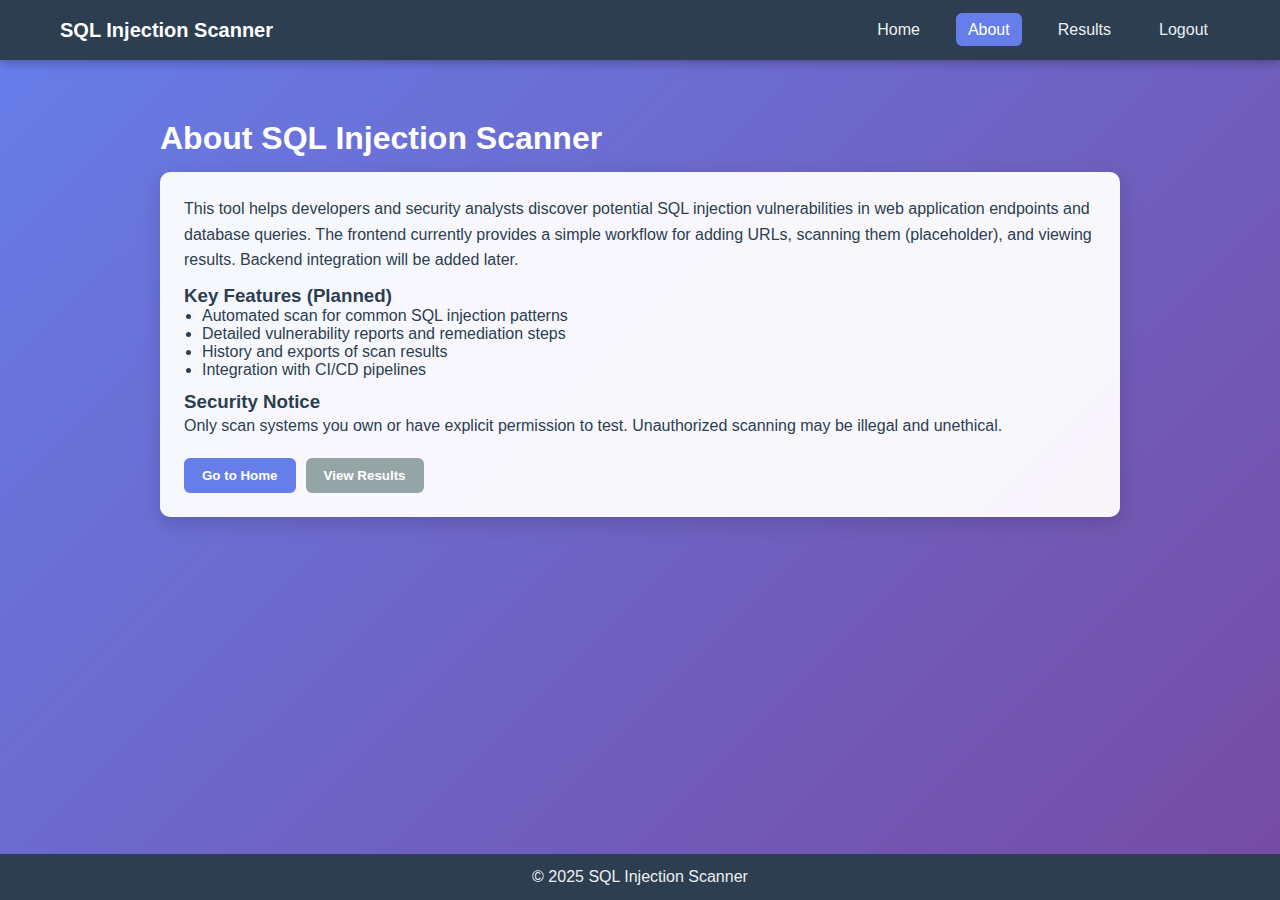
<file: SQL INJECTION SCANNER/frontend/about.html>
<!DOCTYPE html>
<html lang="en">
<head>
    <meta charset="UTF-8">
    <meta name="viewport" content="width=device-width, initial-scale=1.0">
    <title>SQL Injection Scanner - About</title>
    <link rel="stylesheet" href="about.css">
    
</head>
<body>
    <!-- Navigation Bar -->
    <nav class="navbar">
        <div class="nav-container">
            <h1 class="logo">SQL Injection Scanner</h1>
            <ul class="nav-links">
                <li><a href="home.html">Home</a></li>
                <li><a href="about.html" class="active">About</a></li>
                <li><a href="results.html">Results</a></li>
                <li><a href="#" onclick="logout()">Logout</a></li>
            </ul>
        </div>
    </nav>

    <div class="container">
        <h2>About SQL Injection Scanner</h2>
        <div class="content">
            <p>This tool helps developers and security analysts discover potential SQL injection vulnerabilities in web application endpoints and database queries. The frontend currently provides a simple workflow for adding URLs, scanning them (placeholder), and viewing results. Backend integration will be added later.</p>

            <h3>Key Features (Planned)</h3>
            <ul>
                <li>Automated scan for common SQL injection patterns</li>
                <li>Detailed vulnerability reports and remediation steps</li>
                <li>History and exports of scan results</li>
                <li>Integration with CI/CD pipelines</li>
            </ul>

            <h3>Security Notice</h3>
            <p>Only scan systems you own or have explicit permission to test. Unauthorized scanning may be illegal and unethical.</p>

            <div class="buttons">
                <button class="btn btn-primary" onclick="window.location.href='home.html'">Go to Home</button>
                <button class="btn btn-secondary" onclick="window.location.href='results.html'">View Results</button>
            </div>
        </div>
    </div>

    <footer class="footer">
        <p>&copy; 2025 SQL Injection Scanner</p>
    </footer>

    <script>
        function logout() {
            if (confirm('Logout?')) window.location.href = 'login.html';
        }
    </script>
</body>
</html>
</file>
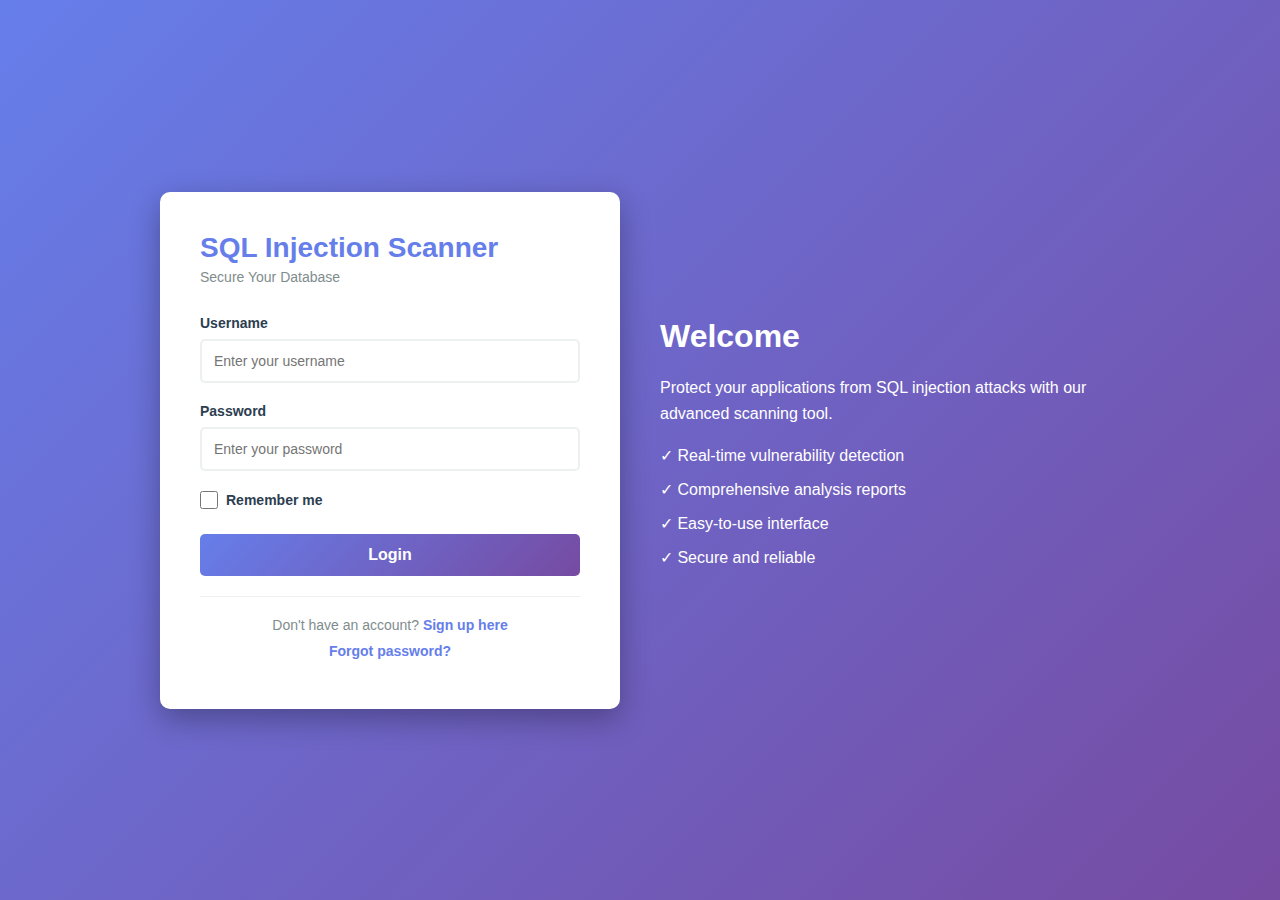
<file: SQL INJECTION SCANNER/frontend/home.html>
<!DOCTYPE html>
<html lang="en">
<head>
    <meta charset="UTF-8">
    <meta name="viewport" content="width=device-width, initial-scale=1.0">
    <title>SQL Injection Scanner - Home</title>
    <link rel="stylesheet" href="home.css">
</head>
<body>
    <!-- Navigation Bar -->
    <nav class="navbar">
        <div class="nav-container">
            <h1 class="logo">SQL Injection Scanner</h1>
            <ul class="nav-links">
                <li><a href="home.html" class="active">Home</a></li>
                <li><a href="about.html">About</a></li>
                <li><a href="results.html">Results</a></li>
                <li><a href="#" onclick="logout()">Logout</a></li>
            </ul>
        </div>
    </nav>

    <!-- Main Content -->
    <div class="container">
        <div class="welcome-section">
            <h2>Welcome to SQL Injection Scanner</h2>
            <p>Enter your database URLs and we'll scan them for SQL injection vulnerabilities</p>
        </div>

        <!-- URL Input Section -->
        <div class="scanner-section">
            <div class="input-box">
                <h3>Add URLs for Scanning</h3>
                
                <div class="form-group">
                    <label for="urlInput">Enter URL</label>
                    <input type="url" id="urlInput" placeholder="https://example.com" required>
                </div>

                <div class="button-group">
                    <button class="btn btn-primary" onclick="addURL()">Add URL</button>
                    <button class="btn btn-secondary" onclick="clearForm()">Clear</button>
                </div>
            </div>
        </div>

        <!-- URLs List Section -->
        <div class="urls-section">
            <h3>URLs to Scan</h3>
            <div id="urlsList" class="urls-list">
                <p class="empty-message">No URLs added yet. Add a URL above to get started.</p>
            </div>

            <div class="action-buttons">
                <button class="btn btn-scan" onclick="scanAllURLs()">Scan All URLs</button>
                <button class="btn btn-clear" onclick="clearAllURLs()">Clear All</button>
            </div>
        </div>

        <!-- Quick Stats -->
        <div class="stats-section">
            <div class="stat-card">
                <h4>URLs Added</h4>
                <p id="urlCount" class="stat-number">0</p>
            </div>
            <div class="stat-card">
                <h4>Total Scans</h4>
                <p class="stat-number">0</p>
            </div>
            <div class="stat-card">
                <h4>Issues Found</h4>
                <p class="stat-number">0</p>
            </div>
        </div>
    </div>

    <!-- Footer -->
    <footer class="footer">
        <p>&copy; 2025 SQL Injection Scanner. All rights reserved.</p>
    </footer>

    <script src="home.js"></script>
</body>
</html>
</file>
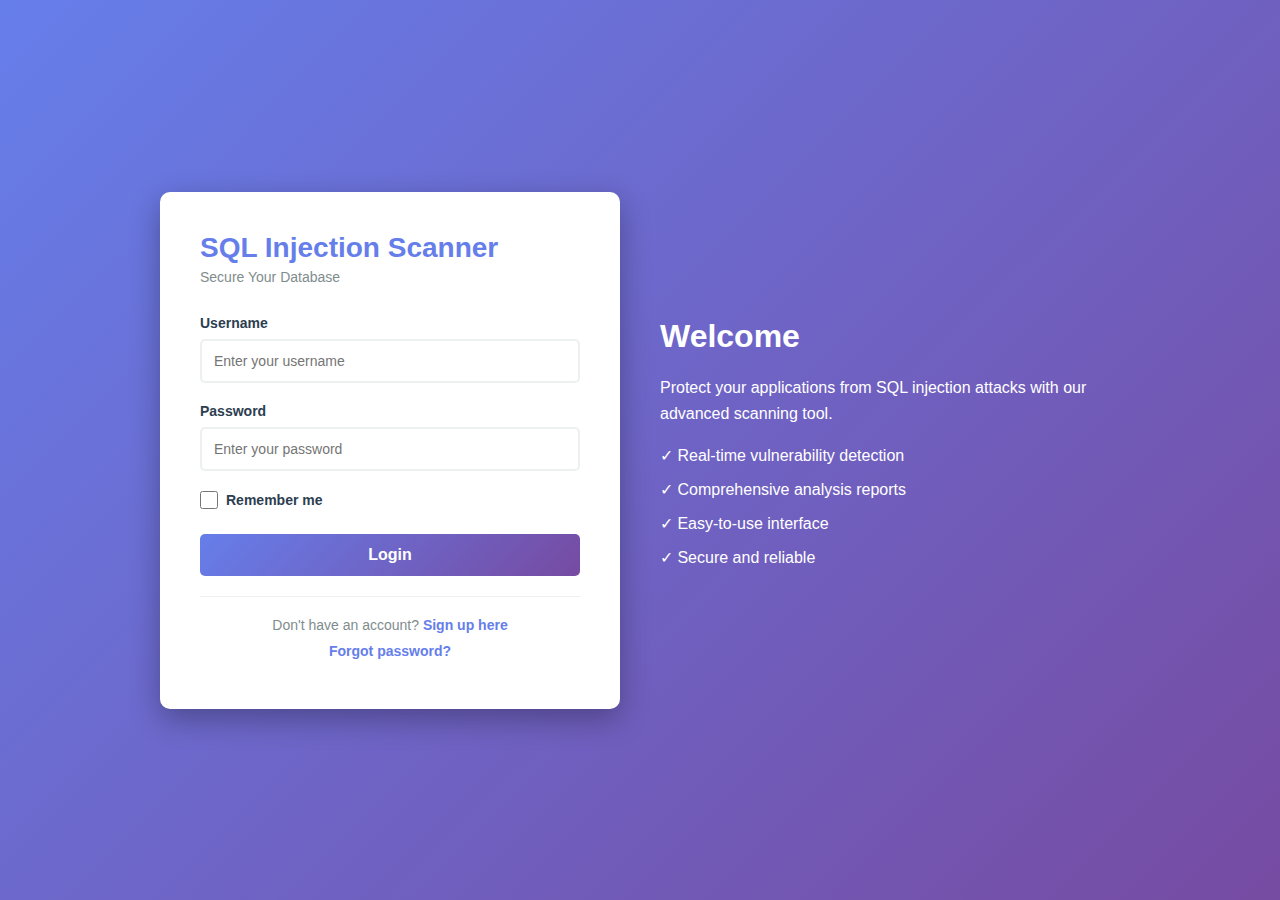
<file: SQL INJECTION SCANNER/frontend/login.html>
<!DOCTYPE html>
<html lang="en">
<head>
    <meta charset="UTF-8">
    <meta name="viewport" content="width=device-width, initial-scale=1.0">
    <title>SQL Injection Scanner - Login</title>
    <link rel="stylesheet" href="login.css">
</head>
<body>
    <div class="login-container">
        <div class="login-box">
            <h1>SQL Injection Scanner</h1>
            <p class="subtitle">Secure Your Database</p>
            
            <form id="loginForm" onsubmit="handleLogin(event)">
                <div class="form-group">
                    <label for="username">Username</label>
                    <input type="text" id="username" name="username" placeholder="Enter your username" required>
                </div>

                <div class="form-group">
                    <label for="password">Password</label>
                    <input type="password" id="password" name="password" placeholder="Enter your password" required>
                </div>

                <div class="form-group checkbox">
                    <input type="checkbox" id="remember" name="remember">
                    <label for="remember">Remember me</label>
                </div>

                <button type="submit" class="btn btn-login">Login</button>
            </form>

            <div class="login-footer">
                <p>Don't have an account? <a href="signup.html">Sign up here</a></p>
                <p><a href="#">Forgot password?</a></p>
            </div>
        </div>

        <div class="login-info">
            <h2>Welcome</h2>
            <p>Protect your applications from SQL injection attacks with our advanced scanning tool.</p>
            <ul>
                <li>✓ Real-time vulnerability detection</li>
                <li>✓ Comprehensive analysis reports</li>
                <li>✓ Easy-to-use interface</li>
                <li>✓ Secure and reliable</li>
            </ul>
        </div>
    </div>

    <script src="login.js"></script>
</body>
</html>
</file>
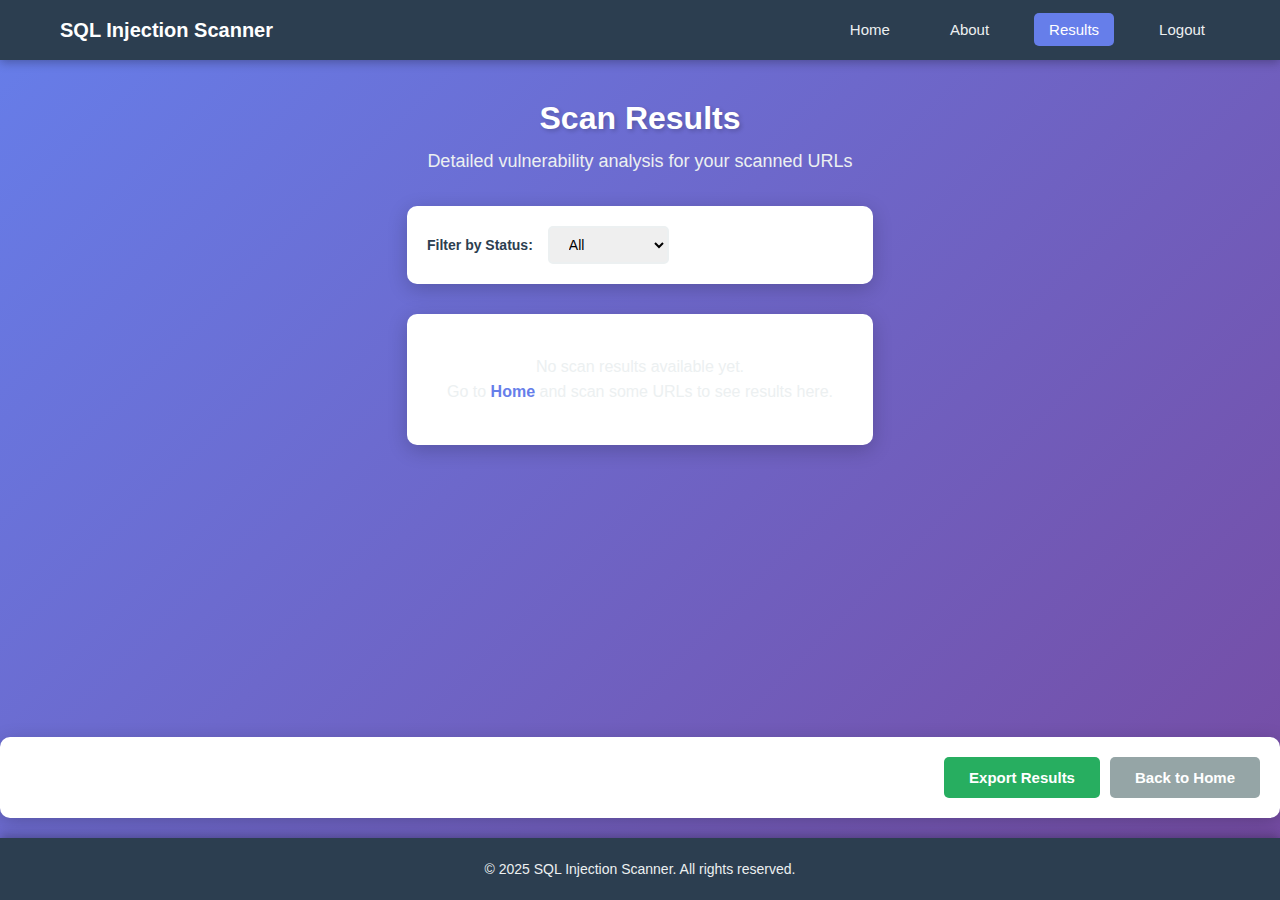
<file: SQL INJECTION SCANNER/frontend/results.html>
<!DOCTYPE html>
<html lang="en">
<head>
    <meta charset="UTF-8">
    <meta name="viewport" content="width=device-width, initial-scale=1.0">
    <title>SQL Injection Scanner - Results</title>
    <link rel="stylesheet" href="results.css">
</head>
<body>
    <!-- Navigation Bar -->
    <nav class="navbar">
        <div class="nav-container">
            <h1 class="logo">SQL Injection Scanner</h1>
            <ul class="nav-links">
                <li><a href="home.html">Home</a></li>
                <li><a href="about.html">About</a></li>
                <li><a href="results.html" class="active">Results</a></li>
                <li><a href="#" onclick="logout()">Logout</a></li>
            </ul>
        </div>
    </nav>

    <!-- Main Content -->
    <div class="container">
        <div class="results-header">
            <h2>Scan Results</h2>
            <p>Detailed vulnerability analysis for your scanned URLs</p>
        </div>

        <!-- Filters Section -->
        <div class="filters-section">
            <div class="filter-group">
                <label for="filterStatus">Filter by Status:</label>
                <select id="filterStatus" onchange="filterResults()">
                    <option value="">All</option>
                    <option value="vulnerable">Vulnerable</option>
                    <option value="safe">Safe</option>
                    <option value="warning">Warning</option>
                </select>
            </div>
        </div>

        <!-- Results Display -->
        <div id="resultsContainer" class="results-container">
            <div class="empty-state">
                <p>No scan results available yet.</p>
                <p>Go to <a href="home.html">Home</a> and scan some URLs to see results here.</p>
            </div>
        </div>

        <!-- Result Details Modal (Hidden by default) -->
        <div id="detailsModal" class="modal">
            <div class="modal-content">
                <span class="close" onclick="closeModal()">&times;</span>
                <h3>Vulnerability Details</h3>
                <div id="modalBody" class="modal-body">
                    <!-- Details will be populated here -->
                </div>
                <button class="btn btn-primary" onclick="closeModal()">Close</button>
            </div>
        </div>
    </div>

    <!-- Export Section -->
    <div class="export-section">
        <button class="btn btn-export" onclick="exportResults()">Export Results</button>
        <button class="btn btn-back" onclick="goHome()">Back to Home</button>
    </div>

    <!-- Footer -->
    <footer class="footer">
        <p>&copy; 2025 SQL Injection Scanner. All rights reserved.</p>
    </footer>

    <script src="results.js"></script>
</body>
</html>
</file>
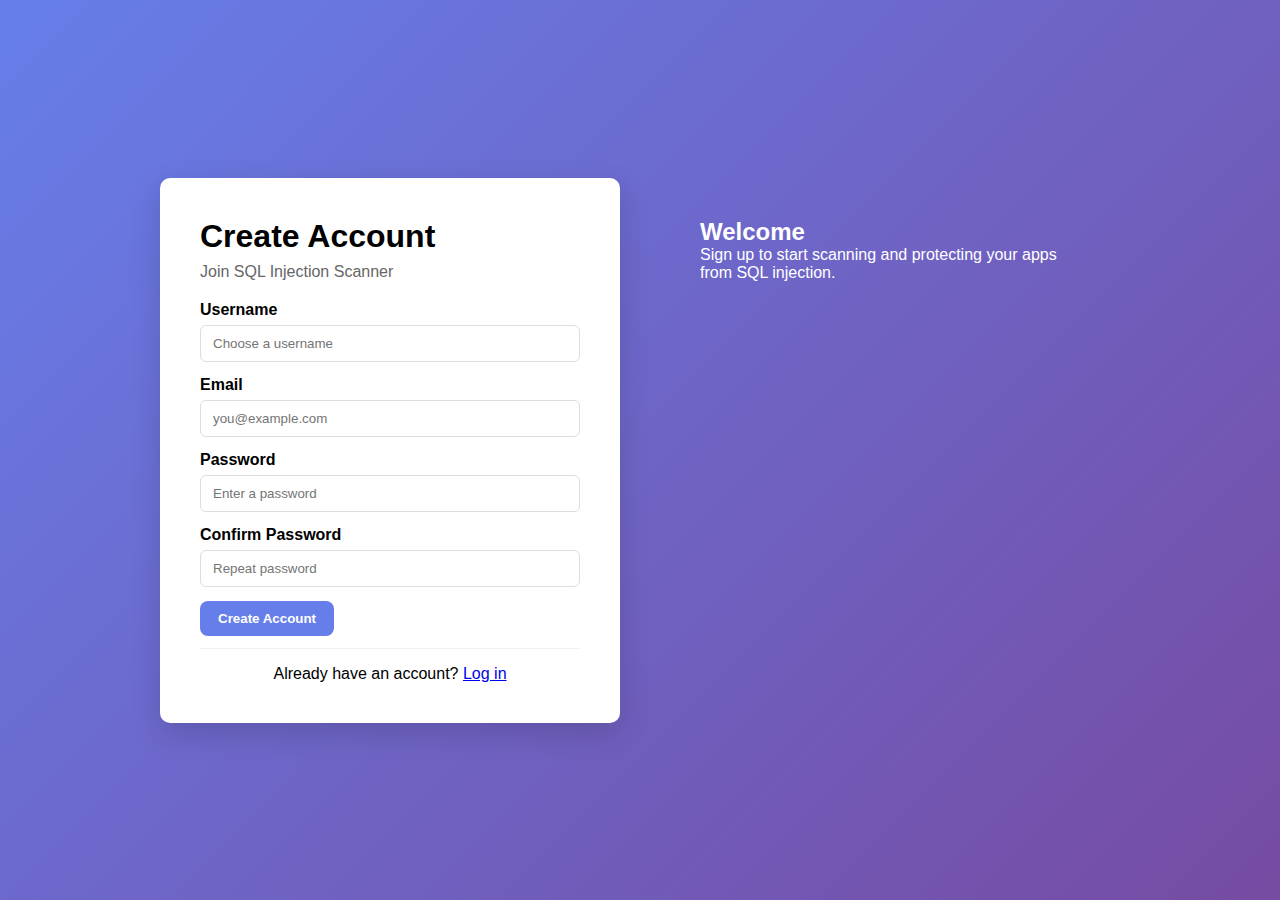
<file: SQL INJECTION SCANNER/frontend/signup.html>
<!DOCTYPE html>
<html lang="en">
<head>
    <meta charset="UTF-8">
    <meta name="viewport" content="width=device-width, initial-scale=1.0">
    <title>SQL Injection Scanner - Sign Up</title>
    <link rel="stylesheet" href="signup.css">
</head>
<body>
    <div class="login-container">
        <div class="login-box">
            <h1>Create Account</h1>
            <p class="subtitle">Join SQL Injection Scanner</p>

            <form id="signupForm" onsubmit="handleSignup(event)">
                <div class="form-group">
                    <label for="username">Username</label>
                    <input type="text" id="username" name="username" placeholder="Choose a username" required>
                </div>

                <div class="form-group">
                    <label for="email">Email</label>
                    <input type="email" id="email" name="email" placeholder="you@example.com" required>
                </div>

                <div class="form-group">
                    <label for="password">Password</label>
                    <input type="password" id="password" name="password" placeholder="Enter a password" required>
                </div>

                <div class="form-group">
                    <label for="confirmPassword">Confirm Password</label>
                    <input type="password" id="confirmPassword" name="confirmPassword" placeholder="Repeat password" required>
                </div>

                <button type="submit" class="btn btn-login">Create Account</button>
            </form>

            <div class="login-footer">
                <p>Already have an account? <a href="login.html">Log in</a></p>
            </div>
        </div>

        <div class="login-info">
            <h2>Welcome</h2>
            <p>Sign up to start scanning and protecting your apps from SQL injection.</p>
        </div>
    </div>

    <script src="signup.js"></script>
</body>
</html>
</file>
<file: SQL INJECTION SCANNER/frontend/about.css>
* {
    margin: 0;
    padding: 0;
    box-sizing: border-box;
}

body {
    font-family: 'Segoe UI', Tahoma, Geneva, Verdana, sans-serif;
    background: linear-gradient(135deg, #667eea 0%, #764ba2 100%);
    min-height: 100vh;
    display: flex;
    flex-direction: column;
}

.navbar { background-color: #2c3e50; padding: 0; box-shadow: 0 2px 10px rgba(0,0,0,0.3); }
.nav-container { max-width: 1200px; margin: 0 auto; padding: 0 20px; display:flex; justify-content: space-between; align-items:center; height:60px; }
.logo { color:#fff; font-size:20px; font-weight:bold; }
.nav-links { display:flex; list-style:none; gap:24px; }
.nav-links a { color:#ecf0f1; text-decoration:none; padding:8px 12px; border-radius:6px; }
.nav-links a.active, .nav-links a:hover { background:#667eea; color:#fff; }

.container { max-width: 1000px; margin: 40px auto; padding: 20px; color:#fff; }
.container h2 { font-size: 32px; margin-bottom: 15px; }
.content { background: rgba(255,255,255,0.95); color:#2c3e50; padding: 24px; border-radius:10px; box-shadow:0 6px 20px rgba(0,0,0,0.15); }
.content p { margin-bottom: 12px; line-height:1.6; }
.content ul { margin-left: 18px; margin-bottom: 12px; }
.buttons { margin-top: 20px; display:flex; gap:10px; }
.btn { padding:10px 18px; border:none; border-radius:6px; cursor:pointer; font-weight:600; }
.btn-primary { background:#667eea; color:#fff; }
.btn-secondary { background:#95a5a6; color:#fff; }

.footer { background:#2c3e50; color:#ecf0f1; text-align:center; padding:14px; margin-top:auto; }

@media (max-width:768px) { .nav-links { gap:10px; } .content{padding:16px;} .buttons{flex-direction:column;} }

/* Nav link pop-up hover effect */
.nav-links a {
    transition: transform 0.18s ease, box-shadow 0.18s ease, background-color 0.18s ease;
    transform-origin: center;
}

.nav-links a:hover,
.nav-links a:focus {
    transform: translateY(-4px) scale(1.03);
    box-shadow: 0 8px 20px rgba(0, 0, 0, 0.18);
}

.nav-links a.active {
    transform: translateY(-4px) scale(1.03);
}
</file>
<file: SQL INJECTION SCANNER/frontend/home.css>
* {
    margin: 0;
    padding: 0;
    box-sizing: border-box;
}

body {
    font-family: 'Segoe UI', Tahoma, Geneva, Verdana, sans-serif;
    background: linear-gradient(135deg, #667eea 0%, #764ba2 100%);
    min-height: 100vh;
    display: flex;
    flex-direction: column;
}

/* Navigation Bar */
.navbar {
    background-color: #2c3e50;
    padding: 0;
    box-shadow: 0 2px 10px rgba(0, 0, 0, 0.3);
    position: sticky;
    top: 0;
    z-index: 100;
}

.nav-container {
    max-width: 1200px;
    margin: 0 auto;
    padding: 0 20px;
    display: flex;
    justify-content: space-between;
    align-items: center;
    height: 60px;
}

.logo {
    color: #fff;
    font-size: 20px;
    font-weight: bold;
}

.nav-links {
    display: flex;
    list-style: none;
    gap: 30px;
}

.nav-links a {
    color: #ecf0f1;
    text-decoration: none;
    font-size: 15px;
    padding: 8px 15px;
    border-radius: 5px;
    transition: all 0.3s ease;
    cursor: pointer;
}

.nav-links a:hover {
    background-color: #667eea;
    color: #fff;
}

.nav-links a.active {
    background-color: #667eea;
    color: #fff;
}

/* Container */
.container {
    max-width: 1000px;
    margin: 0 auto;
    padding: 40px 20px;
    flex: 1;
}

h2 {
    color: #fff;
    font-size: 32px;
    margin-bottom: 10px;
    text-shadow: 2px 2px 4px rgba(0, 0, 0, 0.2);
}

h3 {
    color: #2c3e50;
    margin-bottom: 15px;
    font-size: 20px;
}

p {
    color: #ecf0f1;
    line-height: 1.6;
    font-size: 16px;
}

/* Welcome Section */
.welcome-section {
    text-align: center;
    margin-bottom: 40px;
}

.welcome-section p {
    margin-top: 10px;
    font-size: 18px;
}

/* Scanner Section */
.scanner-section {
    background: white;
    padding: 30px;
    border-radius: 10px;
    box-shadow: 0 5px 20px rgba(0, 0, 0, 0.2);
    margin-bottom: 30px;
}

.input-box h3 {
    margin-bottom: 20px;
}

.form-group {
    margin-bottom: 20px;
}

.form-group label {
    display: block;
    margin-bottom: 8px;
    color: #2c3e50;
    font-weight: 600;
    font-size: 14px;
}

.form-group input[type="url"],
.form-group textarea {
    width: 100%;
    padding: 12px;
    border: 2px solid #ecf0f1;
    border-radius: 5px;
    font-size: 14px;
    font-family: 'Segoe UI', Tahoma, Geneva, Verdana, sans-serif;
    transition: border-color 0.3s ease;
}

.form-group input[type="url"]:focus,
.form-group textarea:focus {
    outline: none;
    border-color: #667eea;
    box-shadow: 0 0 5px rgba(102, 126, 234, 0.3);
}

.form-group textarea {
    resize: vertical;
    min-height: 80px;
}

.button-group {
    display: flex;
    gap: 10px;
}

/* URLs Section */
.urls-section {
    background: white;
    padding: 30px;
    border-radius: 10px;
    box-shadow: 0 5px 20px rgba(0, 0, 0, 0.2);
    margin-bottom: 30px;
}

.urls-section h3 {
    margin-bottom: 20px;
}

.urls-list {
    margin-bottom: 20px;
}

.empty-message {
    color: #7f8c8d;
    text-align: center;
    padding: 30px;
}

.url-item {
    background: #f8f9fa;
    border: 1px solid #ecf0f1;
    border-radius: 5px;
    padding: 15px;
    margin-bottom: 10px;
    display: grid;
    grid-template-columns: 1fr auto auto;
    gap: 15px;
    align-items: center;
    transition: all 0.3s ease;
}

.url-item:hover {
    background: #f0f1f5;
    border-color: #667eea;
}

.url-info {
    flex: 1;
}

.url-item-title {
    color: #2c3e50;
    font-weight: 600;
    margin-bottom: 5px;
    word-break: break-all;
}

.url-item-description {
    color: #7f8c8d;
    font-size: 13px;
}

.url-actions {
    display: flex;
    gap: 10px;
    justify-content: flex-end;
    flex-wrap: wrap;
}

.btn-small {
    padding: 6px 12px;
    font-size: 13px;
    border: none;
    border-radius: 4px;
    cursor: pointer;
    transition: all 0.3s ease;
}

.btn-edit {
    background-color: #3498db;
    color: white;
}

.btn-edit:hover {
    background-color: #2980b9;
}

.btn-delete {
    background-color: #e74c3c;
    color: white;
}

.btn-delete:hover {
    background-color: #c0392b;
}

.btn-scan-single {
    background-color: #27ae60;
    color: #fff;
}

.btn-scan-single:hover {
    background-color: #229954;
}

.btn-small:disabled,
.btn:disabled {
    opacity: 0.7;
    cursor: not-allowed;
    box-shadow: none;
}

.url-status {
    display: flex;
    justify-content: center;
}

.status-badge {
    padding: 6px 14px;
    border-radius: 20px;
    font-size: 12px;
    font-weight: 600;
    text-transform: uppercase;
    letter-spacing: 0.5px;
}

.status-pending {
    background-color: #f0f1f5;
    color: #7f8c8d;
}

.status-scanning {
    background-color: #fdebd0;
    color: #d68910;
}

.status-safe {
    background-color: #d5f4e6;
    color: #27ae60;
}

.status-warning {
    background-color: #fdebd0;
    color: #d68910;
}

.status-vulnerable {
    background-color: #fadbd8;
    color: #c0392b;
}

.status-error {
    background-color: #f8d7da;
    color: #a94442;
}

.action-buttons {
    display: flex;
    gap: 10px;
    justify-content: flex-end;
    border-top: 1px solid #ecf0f1;
    padding-top: 20px;
    margin-top: 20px;
}

/* Stats Section */
.stats-section {
    display: grid;
    grid-template-columns: repeat(3, 1fr);
    gap: 20px;
}

.stat-card {
    background: white;
    padding: 25px;
    border-radius: 10px;
    box-shadow: 0 5px 20px rgba(0, 0, 0, 0.2);
    text-align: center;
}

.stat-card h4 {
    color: #2c3e50;
    margin-bottom: 15px;
    font-size: 16px;
}

.stat-number {
    color: #667eea;
    font-size: 32px;
    font-weight: bold;
}

/* Buttons */
.btn {
    padding: 12px 25px;
    font-size: 15px;
    border: none;
    border-radius: 5px;
    cursor: pointer;
    transition: all 0.3s ease;
    font-weight: 600;
}

.btn-primary {
    background-color: #667eea;
    color: white;
}

.btn-primary:hover {
    background-color: #5568d3;
    transform: translateY(-2px);
    box-shadow: 0 5px 15px rgba(102, 126, 234, 0.4);
}

.btn-secondary {
    background-color: #95a5a6;
    color: white;
}

.btn-secondary:hover {
    background-color: #7f8c8d;
}

.btn-scan {
    background-color: #27ae60;
    color: white;
}

.btn-scan:hover {
    background-color: #229954;
}

.btn-clear {
    background-color: #e74c3c;
    color: white;
}

.btn-clear:hover {
    background-color: #c0392b;
}

/* Footer */
.footer {
    background-color: #2c3e50;
    color: #ecf0f1;
    text-align: center;
    padding: 20px;
    margin-top: auto;
    box-shadow: 0 -2px 10px rgba(0, 0, 0, 0.3);
}

.footer p {
    margin: 0;
    font-size: 14px;
    color: #ecf0f1;
}

/* Responsive Design */
@media (max-width: 768px) {
    .nav-links {
        gap: 15px;
    }

    .nav-links a {
        font-size: 13px;
        padding: 6px 10px;
    }

    .container {
        padding: 20px 15px;
    }

    h2 {
        font-size: 24px;
    }

    h3 {
        font-size: 18px;
    }

    .button-group {
        flex-direction: column;
    }

    .button-group .btn {
        width: 100%;
    }

    .action-buttons {
        flex-direction: column;
    }

    .action-buttons .btn {
        width: 100%;
    }

    .stats-section {
        grid-template-columns: 1fr;
    }

    .url-item {
        grid-template-columns: 1fr;
    }

    .url-actions {
        width: 100%;
        margin-top: 10px;
    }

    .url-actions .btn-small {
        flex: 1;
    }
}

/* Nav link pop-up hover effect */
.nav-links a {
    transition: transform 0.18s ease, box-shadow 0.18s ease, background-color 0.18s ease;
    transform-origin: center;
}

.nav-links a:hover,
.nav-links a:focus {
    transform: translateY(-4px) scale(1.03);
    box-shadow: 0 8px 20px rgba(0, 0, 0, 0.18);
}

.nav-links a.active {
    transform: translateY(-4px) scale(1.03);
}
</file>
<file: SQL INJECTION SCANNER/frontend/login.css>
* {
    margin: 0;
    padding: 0;
    box-sizing: border-box;
}

body {
    font-family: 'Segoe UI', Tahoma, Geneva, Verdana, sans-serif;
    background: linear-gradient(135deg, #667eea 0%, #764ba2 100%);
    min-height: 100vh;
    display: flex;
    align-items: center;
    justify-content: center;
}

.login-container {
    display: grid;
    grid-template-columns: 1fr 1fr;
    gap: 40px;
    max-width: 1000px;
    width: 100%;
    padding: 20px;
}

.login-box {
    background: white;
    padding: 40px;
    border-radius: 10px;
    box-shadow: 0 10px 30px rgba(0, 0, 0, 0.3);
}

.login-box h1 {
    color: #667eea;
    margin-bottom: 5px;
    font-size: 28px;
}

.subtitle {
    color: #7f8c8d;
    margin-bottom: 30px;
    font-size: 14px;
}

.form-group {
    margin-bottom: 20px;
}

.form-group label {
    display: block;
    margin-bottom: 8px;
    color: #2c3e50;
    font-weight: 600;
    font-size: 14px;
}

.form-group input[type="text"],
.form-group input[type="password"] {
    width: 100%;
    padding: 12px;
    border: 2px solid #ecf0f1;
    border-radius: 5px;
    font-size: 14px;
    transition: border-color 0.3s ease;
}

.form-group input[type="text"]:focus,
.form-group input[type="password"]:focus {
    outline: none;
    border-color: #667eea;
}

.form-group.checkbox {
    display: flex;
    align-items: center;
    margin-bottom: 25px;
}

.form-group.checkbox input[type="checkbox"] {
    width: 18px;
    height: 18px;
    margin-right: 8px;
    cursor: pointer;
}

.form-group.checkbox label {
    margin: 0;
    cursor: pointer;
    display: inline;
}

.btn-login {
    width: 100%;
    padding: 12px;
    background: linear-gradient(135deg, #667eea 0%, #764ba2 100%);
    color: white;
    border: none;
    border-radius: 5px;
    font-size: 16px;
    font-weight: bold;
    cursor: pointer;
    transition: all 0.3s ease;
    margin-bottom: 20px;
}

.btn-login:hover {
    transform: translateY(-2px);
    box-shadow: 0 5px 20px rgba(102, 126, 234, 0.4);
}

.btn-login:active {
    transform: translateY(0);
}

.login-footer {
    text-align: center;
    border-top: 1px solid #ecf0f1;
    padding-top: 20px;
}

.login-footer p {
    color: #7f8c8d;
    font-size: 14px;
    margin-bottom: 10px;
}

.login-footer a {
    color: #667eea;
    text-decoration: none;
    font-weight: 600;
    transition: color 0.3s ease;
}

.login-footer a:hover {
    color: #764ba2;
    text-decoration: underline;
}

.login-info {
    color: white;
    display: flex;
    flex-direction: column;
    justify-content: center;
}

.login-info h2 {
    font-size: 32px;
    margin-bottom: 20px;
}

.login-info p {
    margin-bottom: 20px;
    font-size: 16px;
    line-height: 1.6;
}

.login-info ul {
    list-style: none;
}

.login-info ul li {
    margin-bottom: 15px;
    font-size: 16px;
    display: flex;
    align-items: center;
}

/* Responsive Design */
@media (max-width: 768px) {
    .login-container {
        grid-template-columns: 1fr;
        gap: 30px;
    }

    .login-info {
        text-align: center;
    }

    .login-box {
        padding: 30px;
    }

    .login-box h1 {
        font-size: 24px;
    }

    .login-info h2 {
        font-size: 24px;
    }
}

/* Nav link pop-up hover effect (if used in login header) */
.nav-links a {
    transition: transform 0.18s ease, box-shadow 0.18s ease, background-color 0.18s ease;
    transform-origin: center;
}

.nav-links a:hover,
.nav-links a:focus {
    transform: translateY(-4px) scale(1.03);
    box-shadow: 0 8px 20px rgba(0, 0, 0, 0.18);
}

.nav-links a.active {
    transform: translateY(-4px) scale(1.03);
}
</file>
<file: SQL INJECTION SCANNER/frontend/results.css>
* {
    margin: 0;
    padding: 0;
    box-sizing: border-box;
}

body {
    font-family: 'Segoe UI', Tahoma, Geneva, Verdana, sans-serif;
    background: linear-gradient(135deg, #667eea 0%, #764ba2 100%);
    min-height: 100vh;
    display: flex;
    flex-direction: column;
}

/* Navigation Bar */
.navbar {
    background-color: #2c3e50;
    padding: 0;
    box-shadow: 0 2px 10px rgba(0, 0, 0, 0.3);
    position: sticky;
    top: 0;
    z-index: 100;
}

.nav-container {
    max-width: 1200px;
    margin: 0 auto;
    padding: 0 20px;
    display: flex;
    justify-content: space-between;
    align-items: center;
    height: 60px;
}

.logo {
    color: #fff;
    font-size: 20px;
    font-weight: bold;
}

.nav-links {
    display: flex;
    list-style: none;
    gap: 30px;
}

.nav-links a {
    color: #ecf0f1;
    text-decoration: none;
    font-size: 15px;
    padding: 8px 15px;
    border-radius: 5px;
    transition: all 0.3s ease;
    cursor: pointer;
}

.nav-links a:hover {
    background-color: #667eea;
    color: #fff;
}

.nav-links a.active {
    background-color: #667eea;
    color: #fff;
}

/* Container */
.container {
    max-width: 1200px;
    margin: 0 auto;
    padding: 40px 20px;
    flex: 1;
}

h2 {
    color: #fff;
    font-size: 32px;
    margin-bottom: 10px;
    text-shadow: 2px 2px 4px rgba(0, 0, 0, 0.2);
}

h3 {
    color: #2c3e50;
    margin-bottom: 15px;
    font-size: 20px;
}

p {
    color: #ecf0f1;
    line-height: 1.6;
    font-size: 16px;
}

/* Results Header */
.results-header {
    text-align: center;
    margin-bottom: 30px;
}

.results-header p {
    margin-top: 10px;
    font-size: 18px;
}

/* Filters Section */
.filters-section {
    background: white;
    padding: 20px;
    border-radius: 10px;
    box-shadow: 0 5px 20px rgba(0, 0, 0, 0.2);
    margin-bottom: 30px;
}

.filter-group {
    display: flex;
    align-items: center;
    gap: 15px;
}

.filter-group label {
    color: #2c3e50;
    font-weight: 600;
    font-size: 14px;
}

.filter-group select {
    padding: 8px 15px;
    border: 2px solid #ecf0f1;
    border-radius: 5px;
    font-size: 14px;
    cursor: pointer;
    transition: border-color 0.3s ease;
}

.filter-group select:focus {
    outline: none;
    border-color: #667eea;
}

/* Results Container */
.results-container {
    margin-bottom: 30px;
}

.empty-state {
    background: white;
    padding: 40px;
    border-radius: 10px;
    text-align: center;
    box-shadow: 0 5px 20px rgba(0, 0, 0, 0.2);
    color: #7f8c8d;
}

.empty-state a {
    color: #667eea;
    text-decoration: none;
    font-weight: 600;
}

.empty-state a:hover {
    text-decoration: underline;
}

/* Result Item */
.result-item {
    background: white;
    padding: 20px;
    border-radius: 10px;
    margin-bottom: 15px;
    box-shadow: 0 5px 20px rgba(0, 0, 0, 0.2);
    border-left: 5px solid;
    transition: all 0.3s ease;
}

.result-item:hover {
    transform: translateY(-2px);
    box-shadow: 0 8px 25px rgba(0, 0, 0, 0.3);
}

.result-item.vulnerable {
    border-left-color: #e74c3c;
}

.result-item.safe {
    border-left-color: #27ae60;
}

.result-item.warning {
    border-left-color: #f39c12;
}

.result-header {
    display: flex;
    justify-content: space-between;
    align-items: center;
    margin-bottom: 10px;
}

.result-url {
    color: #2c3e50;
    font-weight: 600;
    word-break: break-all;
    flex: 1;
}

.result-status {
    padding: 6px 12px;
    border-radius: 20px;
    font-size: 12px;
    font-weight: bold;
    text-transform: uppercase;
}

.status-vulnerable {
    background-color: #fadbd8;
    color: #c0392b;
}

.status-safe {
    background-color: #d5f4e6;
    color: #27ae60;
}

.status-warning {
    background-color: #fdebd0;
    color: #d68910;
}

.result-info {
    display: grid;
    grid-template-columns: repeat(2, 1fr);
    gap: 15px;
    margin: 15px 0;
    padding: 15px 0;
    border-top: 1px solid #ecf0f1;
    border-bottom: 1px solid #ecf0f1;
}

.info-item {
    font-size: 13px;
}

.info-label {
    color: #7f8c8d;
    font-weight: 600;
    margin-bottom: 3px;
}

.info-value {
    color: #2c3e50;
}

.result-description {
    color: #34495e;
    font-size: 14px;
    line-height: 1.6;
    margin-bottom: 15px;
}

.result-actions {
    display: flex;
    gap: 10px;
}

.btn-small {
    padding: 8px 15px;
    font-size: 13px;
    border: none;
    border-radius: 4px;
    cursor: pointer;
    transition: all 0.3s ease;
    font-weight: 600;
}

.btn-view {
    background-color: #3498db;
    color: white;
}

.btn-view:hover {
    background-color: #2980b9;
}

.btn-download {
    background-color: #27ae60;
    color: white;
}

.btn-download:hover {
    background-color: #229954;
}

/* Modal */
.modal {
    display: none;
    position: fixed;
    z-index: 1000;
    left: 0;
    top: 0;
    width: 100%;
    height: 100%;
    background-color: rgba(0, 0, 0, 0.5);
    animation: fadeIn 0.3s ease;
}

.modal.show {
    display: flex;
    align-items: center;
    justify-content: center;
}

@keyframes fadeIn {
    from {
        opacity: 0;
    }
    to {
        opacity: 1;
    }
}

.modal-content {
    background-color: white;
    padding: 30px;
    border-radius: 10px;
    max-width: 600px;
    max-height: 80vh;
    overflow-y: auto;
    position: relative;
}

.close {
    color: #7f8c8d;
    position: absolute;
    right: 15px;
    top: 10px;
    font-size: 28px;
    font-weight: bold;
    cursor: pointer;
    transition: color 0.3s ease;
}

.close:hover {
    color: #2c3e50;
}

.modal-content h3 {
    color: #2c3e50;
    margin-bottom: 20px;
}

.modal-body {
    color: #34495e;
    line-height: 1.8;
    margin-bottom: 20px;
}

.modal-body h4 {
    color: #2c3e50;
    margin-top: 15px;
    margin-bottom: 10px;
    font-size: 15px;
}

.modal-body ul {
    list-style: none;
    margin-left: 0;
}

.modal-body ul li {
    padding: 5px 0;
    padding-left: 20px;
    position: relative;
}

.modal-body ul li:before {
    content: "▸";
    position: absolute;
    left: 0;
    color: #667eea;
}

/* Export Section */
.export-section {
    background: white;
    padding: 20px;
    border-radius: 10px;
    box-shadow: 0 5px 20px rgba(0, 0, 0, 0.2);
    display: flex;
    gap: 10px;
    justify-content: flex-end;
    margin-bottom: 20px;
}

/* Buttons */
.btn {
    padding: 12px 25px;
    font-size: 15px;
    border: none;
    border-radius: 5px;
    cursor: pointer;
    transition: all 0.3s ease;
    font-weight: 600;
}

.btn-export {
    background-color: #27ae60;
    color: white;
}

.btn-export:hover {
    background-color: #229954;
    transform: translateY(-2px);
}

.btn-back {
    background-color: #95a5a6;
    color: white;
}

.btn-back:hover {
    background-color: #7f8c8d;
    transform: translateY(-2px);
}

.btn-primary {
    background-color: #667eea;
    color: white;
}

.btn-primary:hover {
    background-color: #5568d3;
}

/* Footer */
.footer {
    background-color: #2c3e50;
    color: #ecf0f1;
    text-align: center;
    padding: 20px;
    margin-top: auto;
    box-shadow: 0 -2px 10px rgba(0, 0, 0, 0.3);
}

.footer p {
    margin: 0;
    font-size: 14px;
    color: #ecf0f1;
}

/* Responsive Design */
@media (max-width: 768px) {
    .nav-links {
        gap: 15px;
    }

    .nav-links a {
        font-size: 13px;
        padding: 6px 10px;
    }

    .container {
        padding: 20px 15px;
    }

    h2 {
        font-size: 24px;
    }

    .result-info {
        grid-template-columns: 1fr;
    }

    .result-header {
        flex-direction: column;
        align-items: flex-start;
    }

    .result-status {
        margin-top: 10px;
    }

    .result-actions {
        flex-direction: column;
    }

    .btn-small {
        width: 100%;
    }

    .export-section {
        flex-direction: column;
    }

    .btn {
        width: 100%;
    }

    .modal-content {
        margin: 20px;
        max-width: none;
    }
}

/* Nav link pop-up hover effect */
.nav-links a {
    transition: transform 0.18s ease, box-shadow 0.18s ease, background-color 0.18s ease;
    transform-origin: center;
}

.nav-links a:hover,
.nav-links a:focus {
    transform: translateY(-4px) scale(1.03);
    box-shadow: 0 8px 20px rgba(0, 0, 0, 0.18);
}

.nav-links a.active {
    transform: translateY(-4px) scale(1.03);
}
</file>
<file: SQL INJECTION SCANNER/frontend/signup.css>
/* Basic styles copied from login layout for consistency */
@import url('https://fonts.googleapis.com/css2?family=Inter:wght@300;400;600;700&display=swap');

* { box-sizing: border-box; margin: 0; padding: 0; }
body {
  font-family: 'Segoe UI', Tahoma, Geneva, Verdana, sans-serif;
  background: linear-gradient(135deg, #667eea 0%, #764ba2 100%);
  min-height: 100vh;
  display: flex;
  align-items: center;
  justify-content: center;
}
.login-container { display: grid; grid-template-columns: 1fr 1fr; gap: 40px; max-width: 1000px; width: 100%; padding: 20px; }
.login-box { background: white; padding: 40px; border-radius: 10px; box-shadow: 0 10px 30px rgba(0,0,0,0.15); }
.login-box h1 { margin-bottom: 8px; }
.login-box .subtitle { color: #666; margin-bottom: 20px; }
.form-group { margin-bottom: 14px; }
label { display:block; margin-bottom:6px; font-weight:600; }
input[type="text"], input[type="email"], input[type="password"] { width:100%; padding:10px 12px; border-radius:6px; border:1px solid #ddd; }
.btn { display:inline-block; padding:10px 18px; border-radius:8px; border:none; cursor:pointer; background:#667eea; color:white; font-weight:600; }
.login-footer { text-align:center; margin-top:12px; border-top:1px solid #f0f0f0; padding-top:16px; }
.login-info { color: white; padding: 40px; }
</file>
